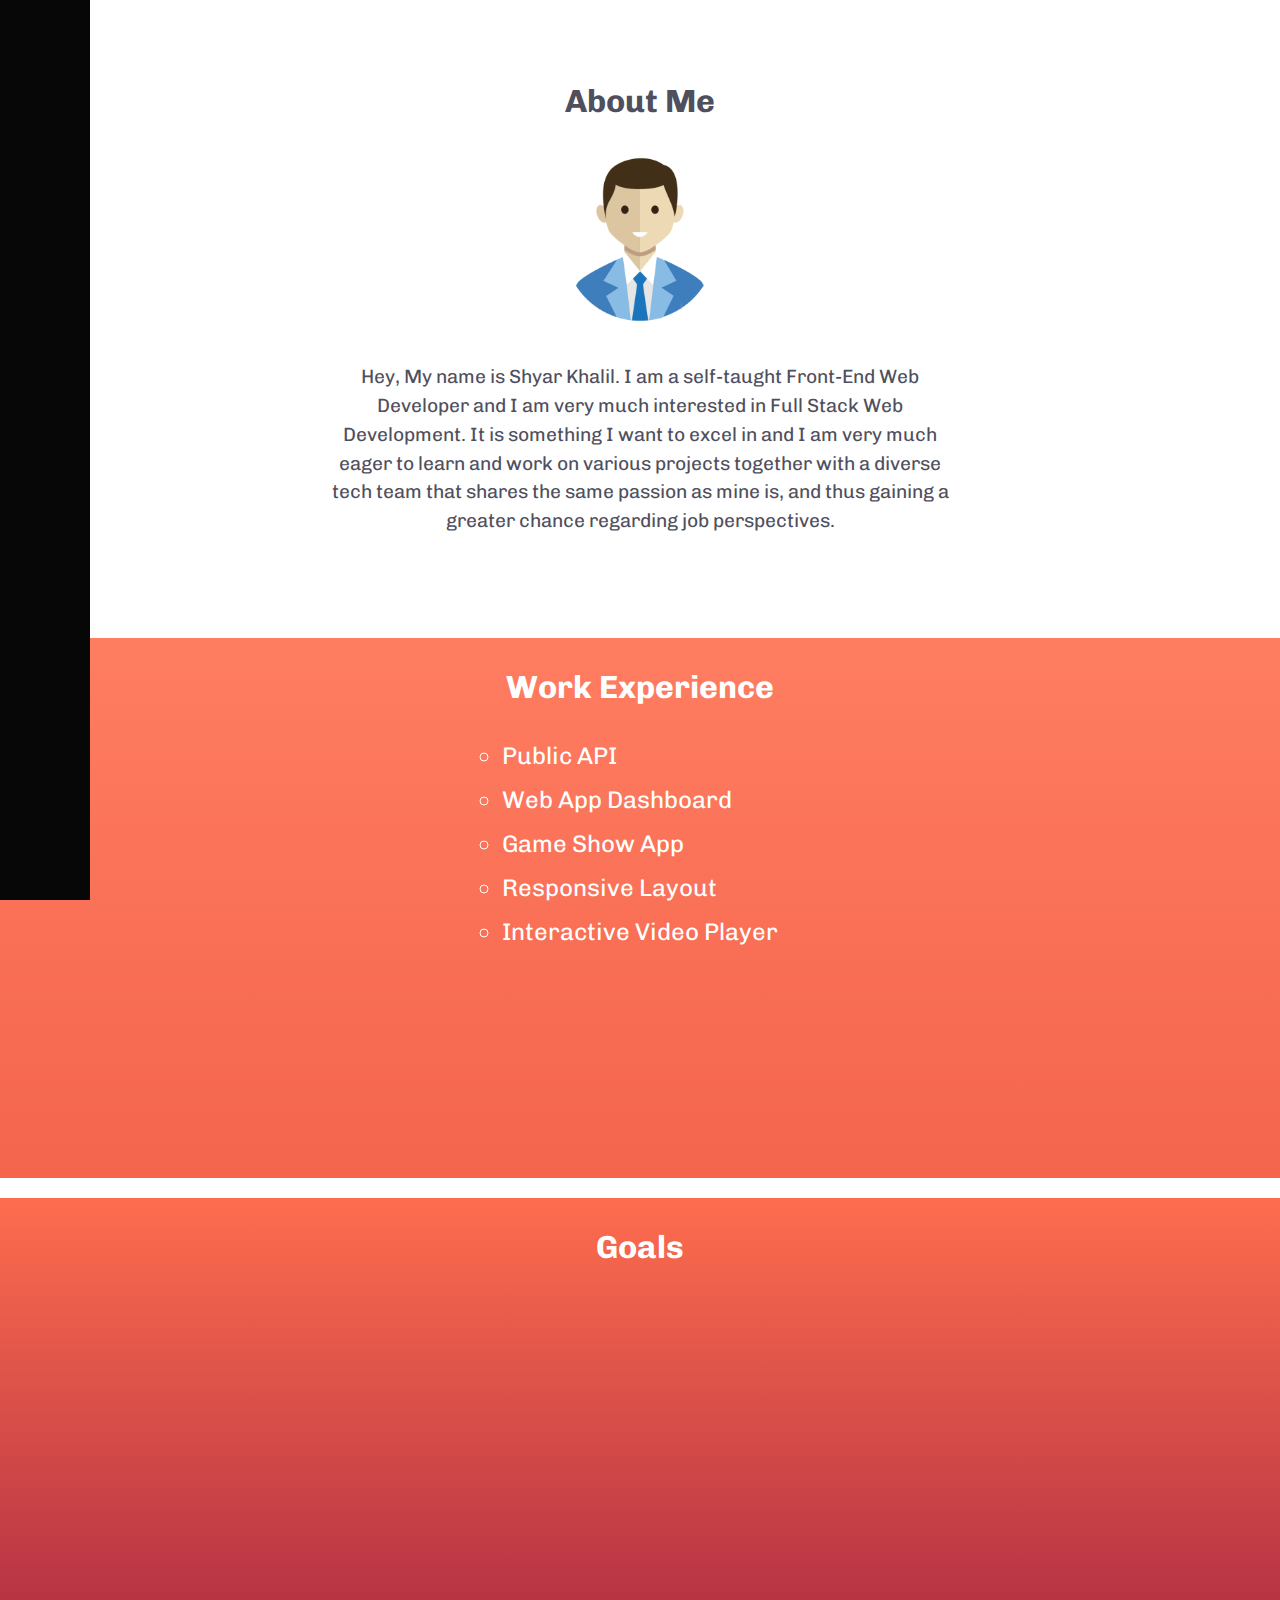
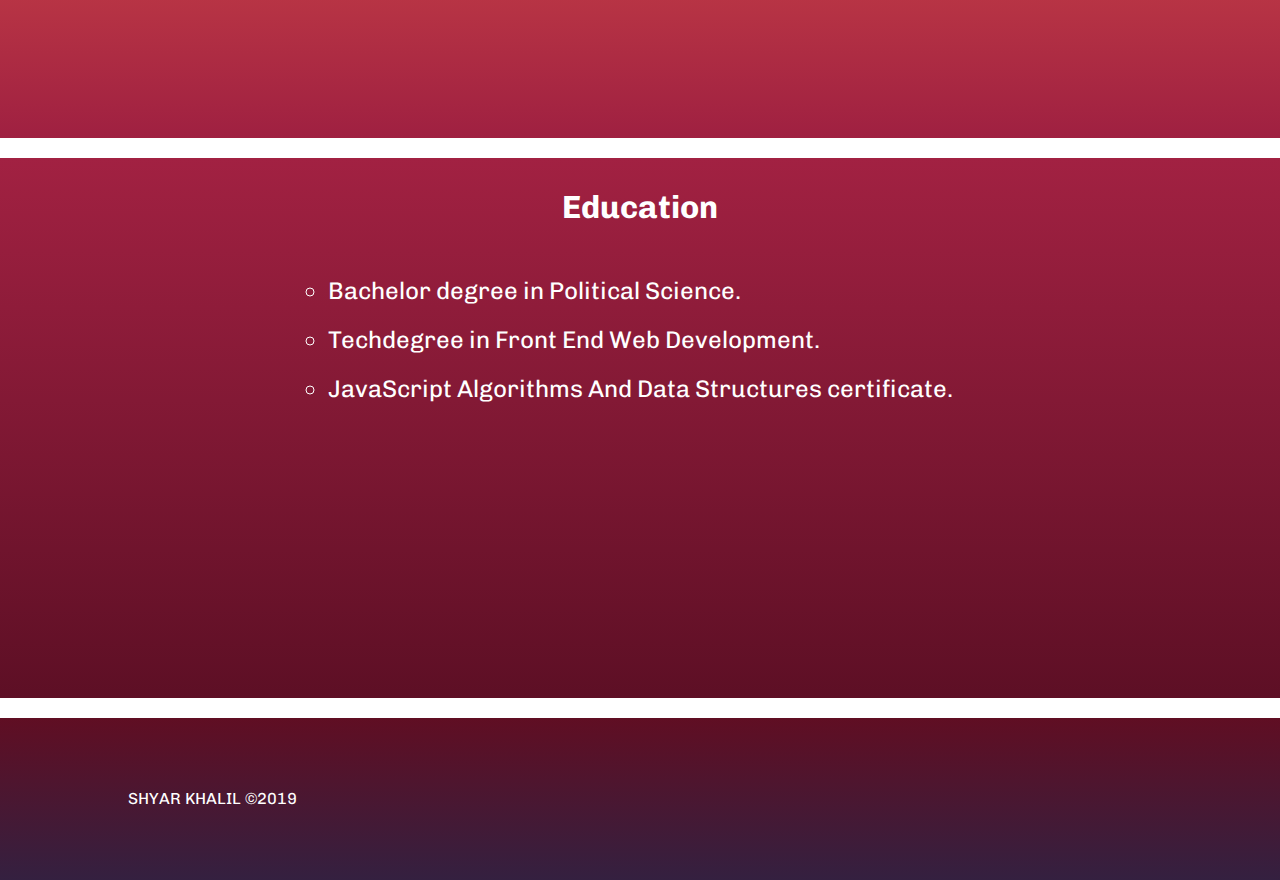
<file: week1/index.html>
<!DOCTYPE html>
<html lang="en">
    <head>
        <meta charset="UTF-8">
        <meta name="viewport" content="width=device-width, initial-scale=1.0">
        <meta http-equiv="X-UA-Compatible" content="ie=edge">
        <title>Shyar Khalil's Profile</title>
        <link rel="stylesheet" 
            href="https://use.fontawesome.com/releases/v5.8.1/css/all.css" 
            integrity="sha384-50oBUHEmvpQ+1lW4y57PTFmhCaXp0ML5d60M1M7uH2+nqUivzIebhndOJK28anvf" 
            crossorigin="anonymous"
        >
        <link rel="stylesheet" href="styles.css">
    </head>
    <body >
        <header>
            <nav>
                <ul class="navContainer">
                    <li><a href="#home"><i class="icon fa fa-home scale"></i></a></li>
                    <li><a href="#experience"><i class="fas fa-briefcase scale"></i></a></li>
                    <li><a href="#toGoal"><i class="fas fa-bullseye scale"></i></a></li>
                    <li><a href="#toEducation"><i class="fas fa-graduation-cap scale"></i></a></li>
                </ul>
            </nav>
        </header>
        <main>
            <section class="about" id="home">
                    <h1>About Me</h1>
                    <img src="img/responsive-layout-profile.png" alt="Developer's Image">
                    <p>Hey, My name is Shyar Khalil. I am a self-taught Front-End Web Developer
                        and I am very much interested in Full Stack Web Development. 
                        It is something I want to excel in and I am very much eager to 
                        learn and work on various projects together with a diverse tech 
                        team that shares the same passion as mine is, and thus gaining a 
                        greater chance regarding job perspectives.</p>
            </section>
            
            <section id="experience">
                <div class="paddingGap"></div>
                <div class="workExperience sectionsHeigh shadow">
                 <h1>Work Experience</h1>
                 <ul>
                    <li>Public API</li>
                    <li>Web App Dashboard</li>
                    <li>Game Show App</li>
                    <li>Responsive Layout</li>
                    <li>Interactive Video Player</li>
                 </ul>
                </div>
            </section>
            <section id="toGoal">
                <div class="paddingGap"></div>
                <div class="goals sectionsHeigh shadow">
                 <h1>Goals</h1>
                 <div class="goalsContainer">
                    <div>
                      <i class="fas fa-database fa-lg icon_gn"></i>
                      <i class="far fa-file-code fa-lg icon_gn"></i>
                      <i class="fab fa-css3-alt fa-lg icon_gn"></i>
                    </div>
                    <div>
                      <i class="fab fa-react fa-lg icon_gn"></i>
                      <i class="fab fa-node-js fa-lg icon_gn"></i>
                      <i class="fab fa-js-square fa-lg icon_gn"></i>
                    </div>
                 </div>
                </div>
            </section>
            <section id="toEducation">
                <div class="paddingGap"></div>
                <div class="education sectionsHeigh shadow">
                    <h1>Education</h1>
                    <ul>
                        <li>Bachelor degree in Political Science.</li>
                        <li>Techdegree in Front End Web Development.</li>
                        <li>JavaScript Algorithms And Data Structures certificate.</li>
                    </ul>
                </div>
            </section>
        </main>
        <footer>
            <div class="footer-main">
            <!--Copy Right -->
                <p class="footer-name item">SHYAR KHALIL<span class="copy-right"> &copy;2019</span></p>
                <!--Social Media Section -->
                <div class="icons-social item" id="contact">
                    <ul>
                        <li><a href="https://www.linkedin.com" target="_blank"><i class="fab fa-linkedin scale"></i></a></li>
                        <li><a href="https://github.com/" target="_blank"><i class="fab fa-github-square scale"></i></a></li>
                        <li><a href="https://www.facebook.com/" target="_blank"><i class="fab fa-facebook-square scale"></i></a></li>
                    </ul>
                </div>
            <!--End of social icons-->
            </div>
        </footer> 
    </body>
</html>
</file>
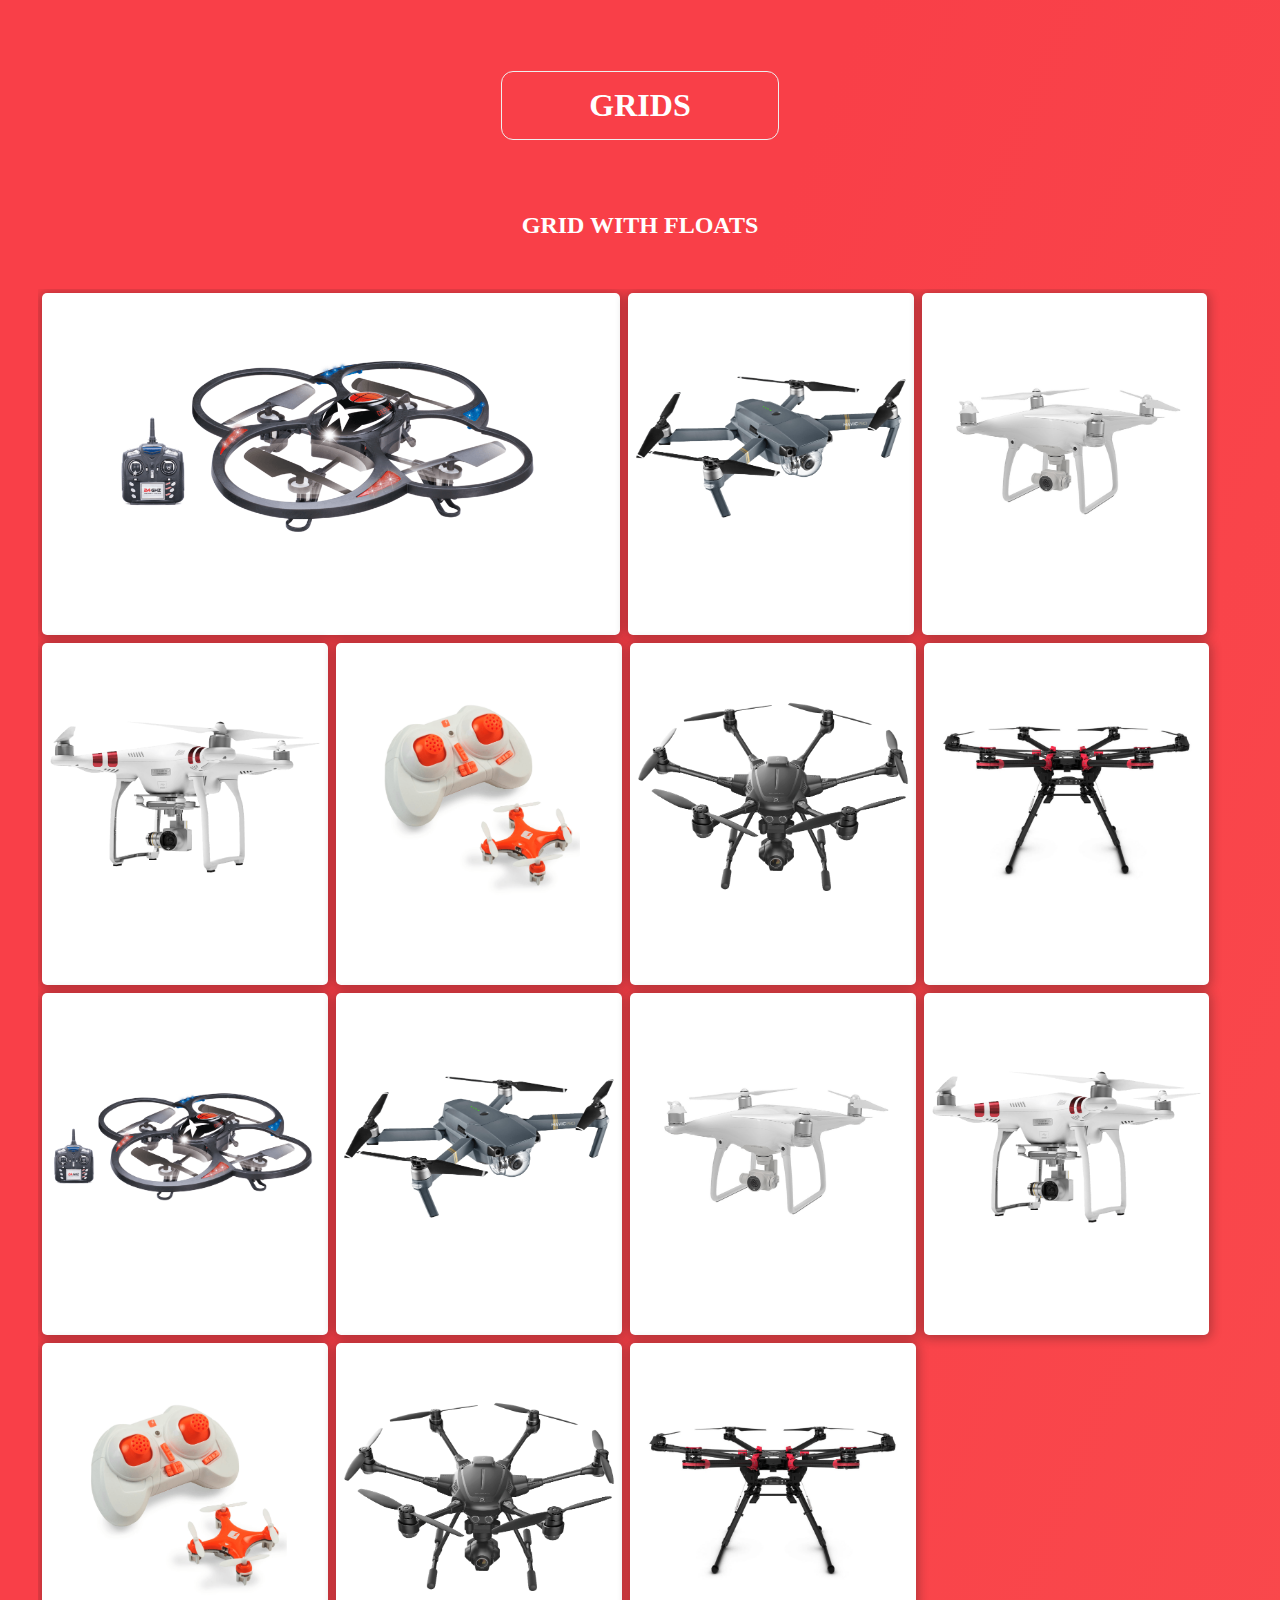
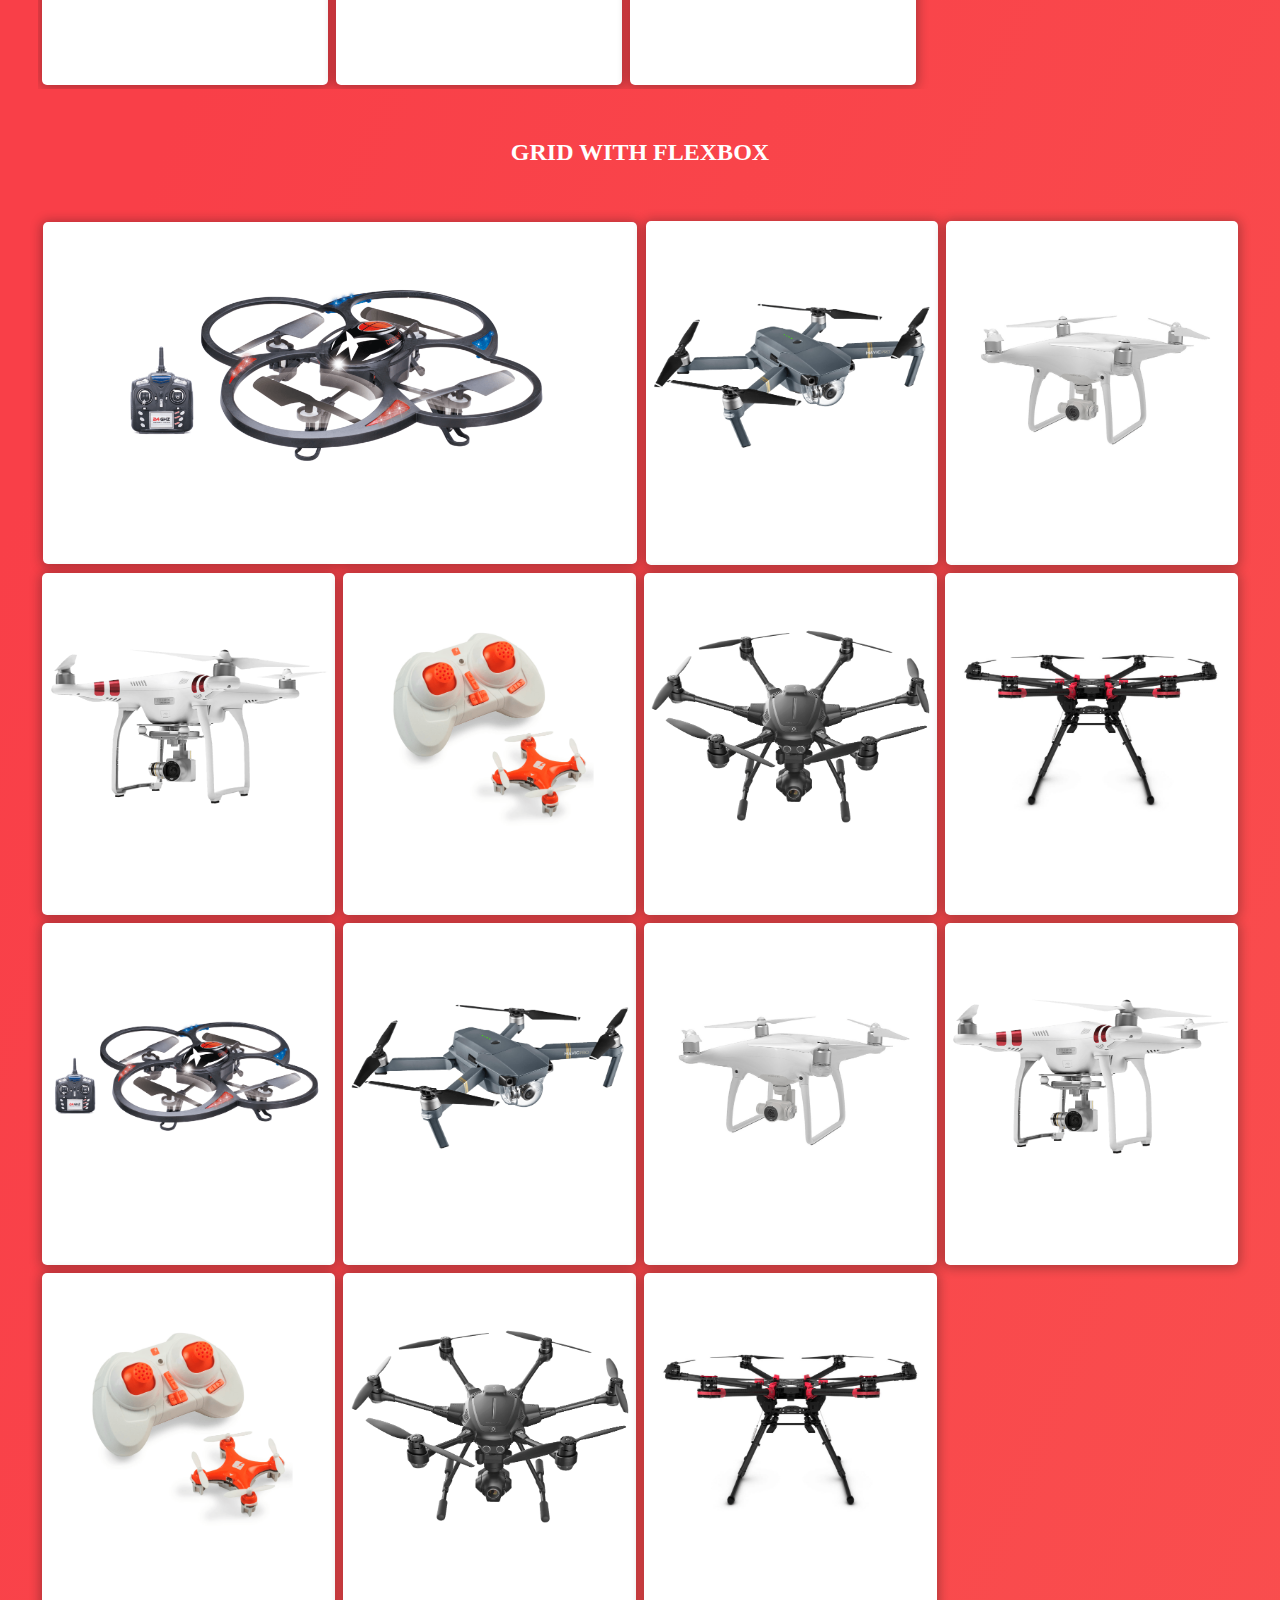
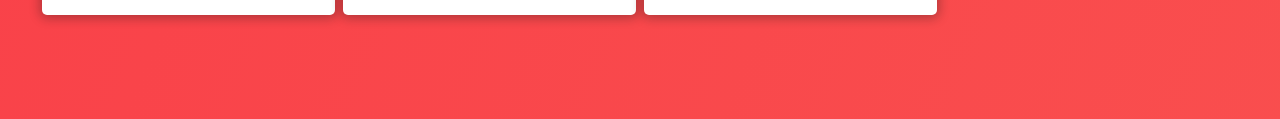
<file: week2/index.html>
<!doctype html>
<html>
    <head>
        <meta charset="utf-8">
        <meta name="viewport" content="width=device-width, initial-scale=1.0">
        <title>Grids</title>
        <link rel="stylesheet" href="css/normalize.css">
        <link rel="stylesheet" href="css/style.css">
    </head>
    <body>
        <header>
            <h1>Grids</h1>
        </header>
        <main>
            <section>
                <h2>Grid with floats</h2>
                <ul id="grid-floats">
                    <li class="grid-item">
                        <h3>6 Eksenli Drone + Kamera</h3>
                        <img src="images/drone1.png">
                        <p>Oyuncakçı Eddy’nin dronu yeni başlayanlar için, altı ekseni var. 2.4Ghz kumadasıyla hareket ederek 50 metre yüksekliğe kadar çıkabilir. Uçuş süresi ise 6 dakika.</p>
                    </li>
                    <li class="grid-item">
                        <h3>DJI Mavic Pro Fly More Combo</h3>
                        <img src="images/drone2.png">
                         <p dir="rtl">طائرة مافيك: مايميز هذه الطائرة هو صغر حجمها، وهي معيار جديد في مجال الطائرات من دون طيار. طائرة المافيك مفيدة كثيراً في الحالات التي لايكون الطيران فيها سهلاً، وذلك بفضل التقنيات العديدة المدمجة فيها.</p>
                    </li>
                    <li class="grid-item">
                        <h3>DJI Phantom 4</h3>
                        <img src="images/drone3.png">
                        <p>De DJI Phantom 4 is een intelligente drone die onder meer automatisch obstakels vermijdt en 4K-beelden opneemt. Uiteraard is dit niet het enige waar de Phantom 4 indruk mee maakt. Wat dacht je van ActiveTrack, een sportmodus en een nog langere vliegduur.</p>
                    </li>
                    <li class="grid-item">
                        <h3>DJI Phantom 3 Standard</h3>
                        <img src="images/drone4.png">
                        <p>Met een bereik van 500 meter, een Full HD-camera die met 30 fps opneemt en een f/2.8-lens maakt u met de DJI Phantom 3 standard de mooiste opnames vanuit de lucht.</p>
                    </li>
                    <li class="grid-item">
                        <h3>YUNEEC Breeze 4K</h3>
                        <img src="images/drone5.png">
                        <p>De Breeze 4K van Yuneec is makkelijk te besturen, veilig en snel in staat opnames te delen. De drone wordt bestuurd met je iOS- of Android-apparaat en produceert indrukwekkende 4K-beelden.</p>
                    </li>
                    <li class="grid-item">
                        <h3>SKEYE Nano Drone</h3>
                        <img src="images/drone6.png">
                        <p>Met de Nano Drone kan iedereen het gevoel van vliegen met een drone ervaren. De zeer kleine drone van slechts vier centimeter breed is na uitpakken direct klaar om te vliegen.</p>
                    </li>
                    <li class="grid-item">
                        <h3>DJI Spreading Wings S900</h3>
                        <img src="images/drone7.png">
                        <p>Met prachtige luchtfoto's en -video's maak je indruk. De DJI Spreading Wings S900 is een lichtgewicht drone die met zijn draaggewicht van maximaal 8,2 kilogram voorziet in het maken van dergelijke beelden.</p>
                    </li>
                    <li class="grid-item">
                        <h3>Drone 6-AXIS + camera</h3>
                        <img src="images/drone1.png">
                        <p>De Eddy Toys Drone is een instap drone met 6 assen en laat zich besturen door de meegeleverde 2.4Ghz controller met een bereik tot 50m hoogte.Vliegduur is 6 minuten.</p>
                    </li>
                    <li class="grid-item">
                        <h3>DJI Mavic Pro Fly More Combo</h3>
                        <img src="images/drone2.png">
                        <p>Met de Mavic, die direct opvalt vanwege zijn kleine afmeting, zet DJI een nieuwe standaard op het gebied van drones. De Mavic is zeer behulpzaam tijdens de niet altijd even makkelijke vluchten, vooral dankzij de vele ingebouwde technieken.</p>
                    </li>
                    <li class="grid-item">
                        <h3>DJI Phantom 4</h3>
                        <img src="images/drone3.png">
                        <p>De DJI Phantom 4 is een intelligente drone die onder meer automatisch obstakels vermijdt en 4K-beelden opneemt. Uiteraard is dit niet het enige waar de Phantom 4 indruk mee maakt. Wat dacht je van ActiveTrack, een sportmodus en een nog langere vliegduur.</p>
                    </li>
                    <li class="grid-item">
                        <h3>DJI Phantom 3 Standard</h3>
                        <img src="images/drone4.png">
                        <p>Met een bereik van 500 meter, een Full HD-camera die met 30 fps opneemt en een f/2.8-lens maakt u met de DJI Phantom 3 standard de mooiste opnames vanuit de lucht.</p>
                    </li>
                    <li class="grid-item">
                        <h3>YUNEEC Breeze 4K</h3>
                        <img src="images/drone5.png">
                        <p>De Breeze 4K van Yuneec is makkelijk te besturen, veilig en snel in staat opnames te delen. De drone wordt bestuurd met je iOS- of Android-apparaat en produceert indrukwekkende 4K-beelden.</p>
                    </li>
                    <li class="grid-item">
                        <h3>SKEYE Nano Drone</h3>
                        <img src="images/drone6.png">
                        <p>Met de Nano Drone kan iedereen het gevoel van vliegen met een drone ervaren. De zeer kleine drone van slechts vier centimeter breed is na uitpakken direct klaar om te vliegen.</p>
                    </li>
                    <li class="grid-item">
                        <h3>DJI Spreading Wings S900</h3>
                        <img src="images/drone7.png">
                        <p>Met prachtige luchtfoto's en -video's maak je indruk. De DJI Spreading Wings S900 is een lichtgewicht drone die met zijn draaggewicht van maximaal 8,2 kilogram voorziet in het maken van dergelijke beelden.</p>
                    </li>
                </ul>
                
            </section>
            <section>
                <h2>Grid with flexbox</h2>
                <ul id="grid-flex">
                    <li class="grid-item">
                        <h3>Drone 6-AXIS + camera</h3>
                        <img src="images/drone1.png">
                        <p>Oyuncakçı Eddy’nin dronu yeni başlayanlar için, altı ekseni var. 2.4Ghz kumadasıyla hareket ederek 50 metre yüksekliğe kadar çıkabilir. Uçuş süresi ise 6 dakika.</p>
                    </li>
                    <li class="grid-item">
                        <h3>DJI Mavic Pro Fly More Combo</h3>
                        <img src="images/drone2.png">
                         <p dir="rtl">طائرة مافيك: مايميز هذه الطائرة هو صغر حجمها، وهي معيار جديد في مجال الطائرات من دون طيار. طائرة المافيك مفيدة كثيراً في الحالات التي لايكون الطيران فيها سهلاً، وذلك بفضل التقنيات العديدة المدمجة فيها.</p>
                    </li>
                    <li class="grid-item">
                        <h3>DJI Phantom 4</h3>
                        <img src="images/drone3.png">
                        <p>De DJI Phantom 4 is een intelligente drone die onder meer automatisch obstakels vermijdt en 4K-beelden opneemt. Uiteraard is dit niet het enige waar de Phantom 4 indruk mee maakt. Wat dacht je van ActiveTrack, een sportmodus en een nog langere vliegduur.</p>
                    </li>
                    <li class="grid-item">
                        <h3>DJI Phantom 3 Standard</h3>
                        <img src="images/drone4.png">
                        <p>Met een bereik van 500 meter, een Full HD-camera die met 30 fps opneemt en een f/2.8-lens maakt u met de DJI Phantom 3 standard de mooiste opnames vanuit de lucht.</p>
                    </li>
                    <li class="grid-item">
                        <h3>YUNEEC Breeze 4K</h3>
                        <img src="images/drone5.png">
                        <p>De Breeze 4K van Yuneec is makkelijk te besturen, veilig en snel in staat opnames te delen. De drone wordt bestuurd met je iOS- of Android-apparaat en produceert indrukwekkende 4K-beelden.</p>
                    </li>
                    <li class="grid-item">
                        <h3>SKEYE Nano Drone</h3>
                        <img src="images/drone6.png">
                        <p>Met de Nano Drone kan iedereen het gevoel van vliegen met een drone ervaren. De zeer kleine drone van slechts vier centimeter breed is na uitpakken direct klaar om te vliegen.</p>
                    </li>
                    <li class="grid-item">
                        <h3>DJI Spreading Wings S900</h3>
                        <img src="images/drone7.png">
                        <p>Met prachtige luchtfoto's en -video's maak je indruk. De DJI Spreading Wings S900 is een lichtgewicht drone die met zijn draaggewicht van maximaal 8,2 kilogram voorziet in het maken van dergelijke beelden.</p>
                    </li>
                    <li class="grid-item">
                        <h3>Drone 6-AXIS + camera</h3>
                        <img src="images/drone1.png">
                        <p>De Eddy Toys Drone is een instap drone met 6 assen en laat zich besturen door de meegeleverde 2.4Ghz controller met een bereik tot 50m hoogte.Vliegduur is 6 minuten.</p>
                    </li>
                    <li class="grid-item">
                        <h3>DJI Mavic Pro Fly More Combo</h3>
                        <img src="images/drone2.png">
                        <p>Met de Mavic, die direct opvalt vanwege zijn kleine afmeting, zet DJI een nieuwe standaard op het gebied van drones. De Mavic is zeer behulpzaam tijdens de niet altijd even makkelijke vluchten, vooral dankzij de vele ingebouwde technieken.</p>
                    </li>
                    <li class="grid-item">
                        <h3>DJI Phantom 4</h3>
                        <img src="images/drone3.png">
                        <p>De DJI Phantom 4 is een intelligente drone die onder meer automatisch obstakels vermijdt en 4K-beelden opneemt. Uiteraard is dit niet het enige waar de Phantom 4 indruk mee maakt. Wat dacht je van ActiveTrack, een sportmodus en een nog langere vliegduur.</p>
                    </li>
                    <li class="grid-item">
                        <h3>DJI Phantom 3 Standard</h3>
                        <img src="images/drone4.png">
                        <p>Met een bereik van 500 meter, een Full HD-camera die met 30 fps opneemt en een f/2.8-lens maakt u met de DJI Phantom 3 standard de mooiste opnames vanuit de lucht.</p>
                    </li>
                    <li class="grid-item">
                        <h3>YUNEEC Breeze 4K</h3>
                        <img src="images/drone5.png">
                        <p>De Breeze 4K van Yuneec is makkelijk te besturen, veilig en snel in staat opnames te delen. De drone wordt bestuurd met je iOS- of Android-apparaat en produceert indrukwekkende 4K-beelden.</p>
                    </li>
                    <li class="grid-item">
                        <h3>SKEYE Nano Drone</h3>
                        <img src="images/drone6.png">
                        <p>Met de Nano Drone kan iedereen het gevoel van vliegen met een drone ervaren. De zeer kleine drone van slechts vier centimeter breed is na uitpakken direct klaar om te vliegen.</p>
                    </li>
                    <li class="grid-item">
                        <h3>DJI Spreading Wings S900</h3>
                        <img src="images/drone7.png">
                        <p>Met prachtige luchtfoto's en -video's maak je indruk. De DJI Spreading Wings S900 is een lichtgewicht drone die met zijn draaggewicht van maximaal 8,2 kilogram voorziet in het maken van dergelijke beelden.</p>
                    </li>
                </ul>
            </section>
        </main>
    </body>
</html>
</file>
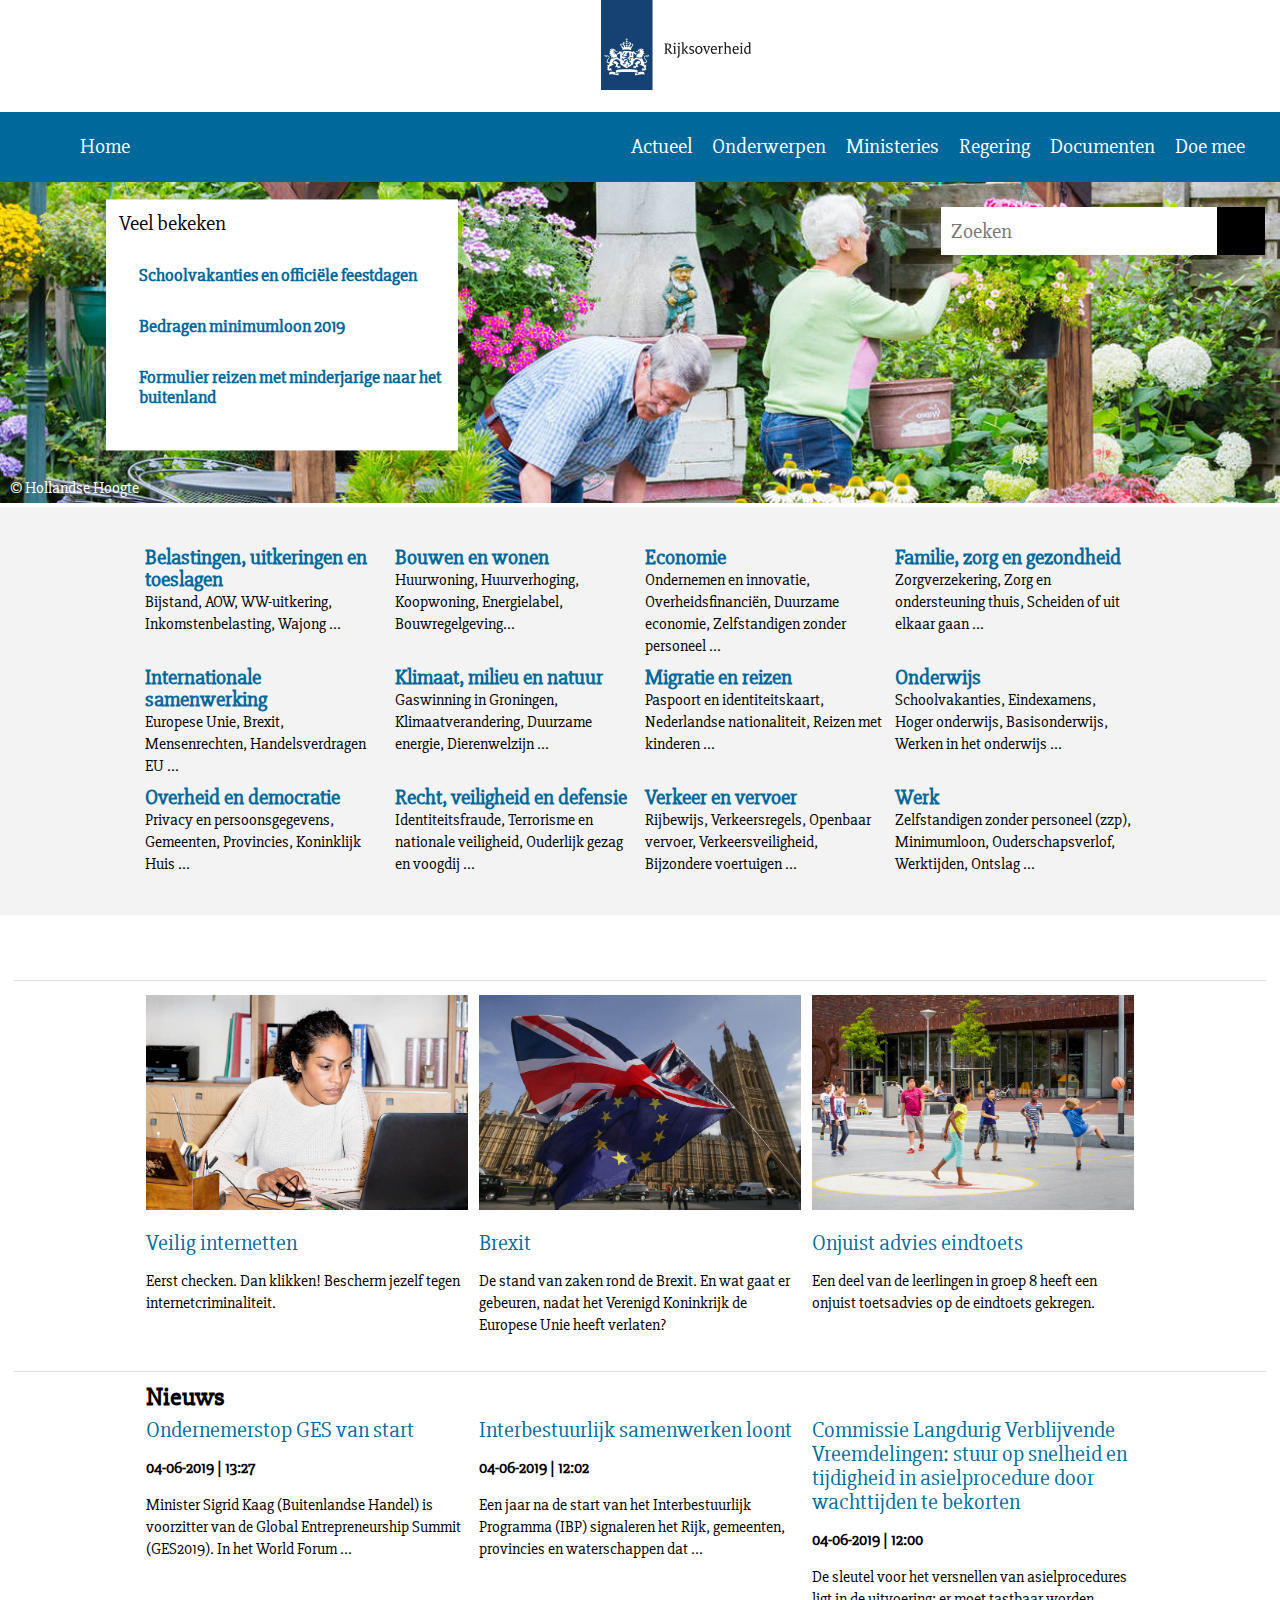
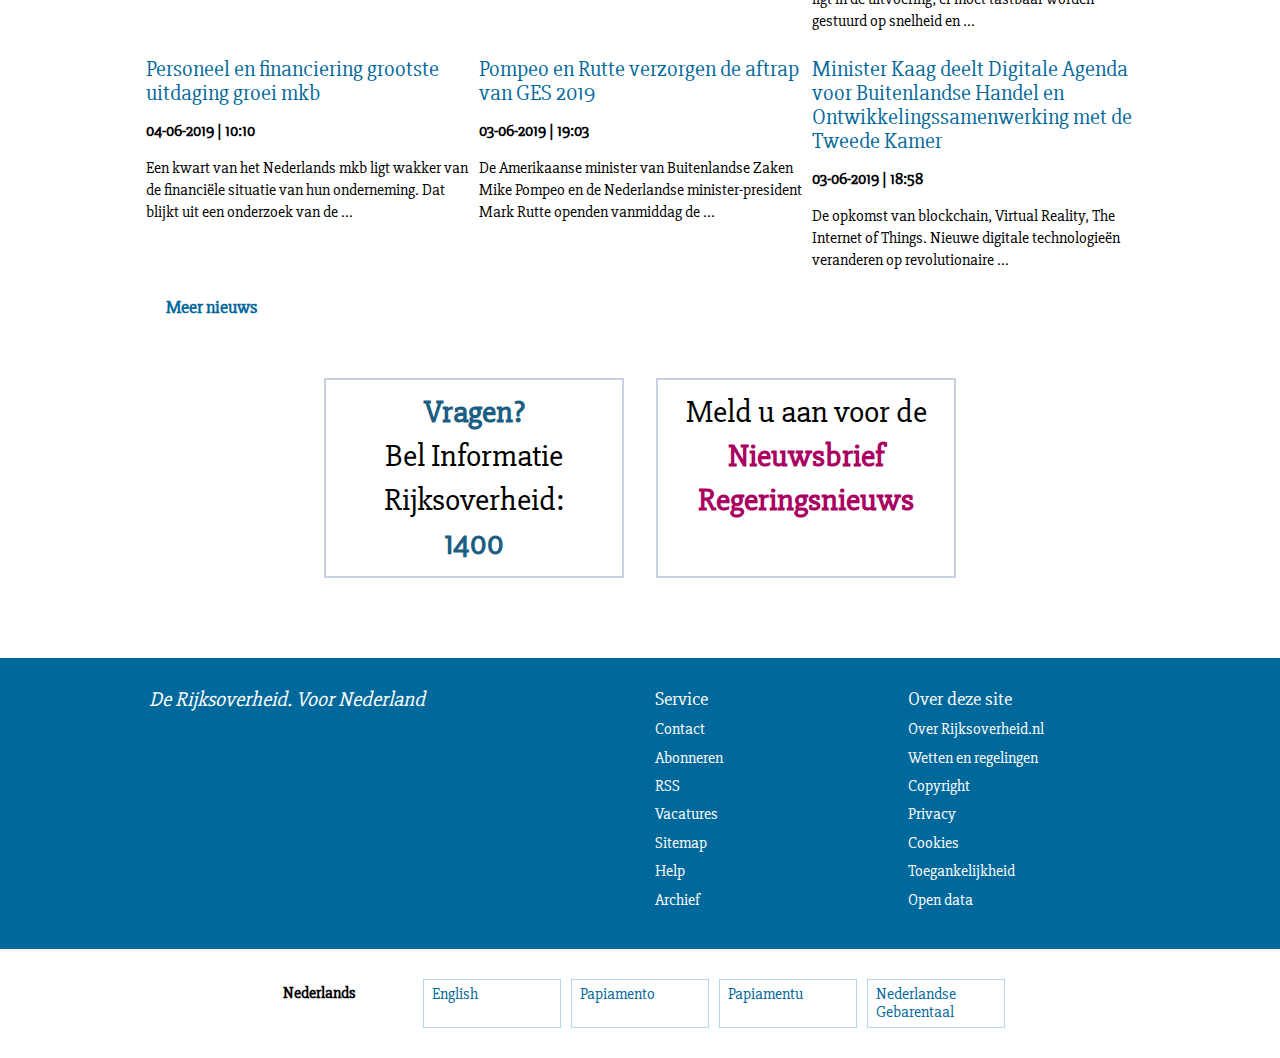
<file: week3/index.html>
<!DOCTYPE html>
<html lang="nl">
<head>
    <meta charset="UTF-8">
    <meta name="viewport" content="width=device-width, initial-scale=1.0">
    <meta http-equiv="X-UA-Compatible" content="ie=edge">
    <title>Informatie van de Rijksoverheid | Rijksoverheid.nl</title>
    <link rel="stylesheet" href="https://use.fontawesome.com/releases/v5.0.13/css/all.css" 
          integrity="sha384-DNOHZ68U8hZfKXOrtjWvjxusGo9WQnrNx2sqG0tfsghAvtVlRW3tvkXWZh58N9jp" 
          crossorigin="anonymous">
    <link rel="stylesheet" href="CSS/normalize.css">
    <link rel="stylesheet" href="CSS/style.css">
</head>
<body>
    <header>
        <div class="logo">
            <img src="images/rijksoverheid.svg" alt="Rijksoverheid">
        </div>
        <div id="main-nav">
            <div class="menu">
                <a>Home</a>
                <div id="menu-hamburger">
                    <span class="line line-one"></span>
                    <span class="line line-two"></span>
                    <span class="line line-three"></span>
                </div>
            </div>
            <ul id="top-menu">
                <li>Actueel</li>
                <li>Onderwerpen</li>
                <li>Ministeries</li>
                <li>Regering</li>
                <li>Documenten</li>
                <li>Doe mee</li>
            </ul>
            <div class="search-wrapper">
                <input type="text" 
                id="search-keyword" 
                class="search-input" 
                name="trefwoord" 
                title="Type hier uw zoektermen" 
                placeholder="Zoeken">
                <button id="clear" 
                        type="button" 
                        class="absolute-position"
                        title="invoer wissen">
                        <i class="fas fa-times absolute-position"></i>
                </button>
                <button class="search-submit absolute-position" 
                        name="search-submit" 
                        type="submit" 
                        title="Zoeken">
                        <i class="fas fa-search"></i>
                </button>
            </div>
        </div>
        <div class="image-wrapper">
            <div class="task-wrapper absolute-position">
                    <h2>Veel bekeken</h2>
                    <ul>
                        <li><i class="fas fa-chevron-right"></i>Schoolvakanties en officiële feestdagen</li>
                        <li><i class="fas fa-chevron-right"></i>Bedragen minimumloon 2019</li>
                        <li><i class="fas fa-chevron-right"></i>Formulier reizen met minderjarige naar het buitenland</li>
                    </ul>
                </div>
            <p class="copyright absolute-position">&copy; Hollandse Hoogte</p>
            <div class="image-container">
                <picture>
                    <source srcset="images/schoolvakanties-hero.jpg" media="(max-width: 799px)">
                    <source srcset="images/met-pensioen-gaan-hero.jpg" media="(min-width: 800px)">
                    <img src="images/schoolvakanties-hero.jpg" alt="School vakanties">
                </picture>
            </div>
        </div>
    </header>
  <!-- Main Section -->
    <main>
        <section class="main-menu">
            <h2 class="assistive">Hoofdmenu</h2>
            <ul>
                <li>
                    <h3>Belastingen, uitkeringen en toeslagen</h3>
                    <p>Bijstand, AOW, WW-uitkering, Inkomstenbelasting, Wajong ...</p>
                </li>
                <li>
                    <h3>Bouwen en wonen</h3>
                    <p>Huurwoning, Huurverhoging, Koopwoning, Energielabel, Bouwregelgeving...</p>
                </li>
                <li>
                    <h3>Economie</h3>
                    <p>Ondernemen en innovatie, Overheidsfinanciën, Duurzame economie, Zelfstandigen zonder personeel ...</p>
                </li>
                <li>
                    <h3>Familie, zorg en gezondheid</h3>
                    <p>Zorgverzekering, Zorg en ondersteuning thuis, Scheiden of uit elkaar gaan ...</p>
                </li>
                <li>
                    <h3>Internationale samenwerking</h3>
                    <p>Europese Unie, Brexit, Mensenrechten, Handelsverdragen EU ...</p>
                </li>
                <li>
                    <h3>Klimaat, milieu en natuur</h3>
                    <p>Gaswinning in Groningen, Klimaatverandering, Duurzame energie, Dierenwelzijn ...</p>
                </li>
                <li >
                    <h3>Migratie en reizen</h3>
                    <p>Paspoort en identiteitskaart, Nederlandse nationaliteit, Reizen met kinderen ...</p>
                </li>
                <li>
                    <h3>Onderwijs</h3>
                    <p>Schoolvakanties, Eindexamens, Hoger onderwijs, Basisonderwijs, Werken in het onderwijs ...</p>
                </li>
                <li>
                    <h3>Overheid en democratie</h3>
                    <p>Privacy en persoonsgegevens, Gemeenten, Provincies, Koninklijk Huis ...</p>
                </li>
                <li>
                    <h3>Recht, veiligheid en defensie</h3>
                    <p>Identiteitsfraude, Terrorisme en nationale veiligheid, Ouderlijk gezag en voogdij ...</p>
                </li>
                <li>
                    <h3>Verkeer en vervoer</h3>
                    <p>Rijbewijs, Verkeersregels, Openbaar vervoer, Verkeersveiligheid, Bijzondere voertuigen ...</p>
                </li>
                <li >
                    <h3>Werk</h3>
                    <p>Zelfstandigen zonder personeel (zzp), Minimumloon, Ouderschapsverlof, Werktijden, Ontslag ...</p>
                </li>
            </ul>
        </section>
<!-- Uitgelicht section -->
        <section class="brick-row">
            <h2 class="assistive">Uitgelicht</h2>
            <div class="brick">
                <div class="brick-image">
                    <img src="images/veilig-internetten-uitgelicht-1.jpg" alt="">
                </div>
                <div class="brick-text">
                    <h3>Veilig internetten</h3>
                    <p>Eerst checken. Dan klikken! Bescherm jezelf tegen internetcriminaliteit.</p>
                </div>
            </div>
            <div class="brick">
                <div class="brick-image">
                    <img src="images/brexit-uitgelicht.jpg" alt="">
                </div>
                <div class="brick-text">
                    <h3>Brexit&nbsp;</h3>
                    <p>De stand van zaken rond de Brexit.
                        En wat gaat er gebeuren, nadat het Verenigd Koninkrijk 
                        de Europese Unie heeft verlaten?
                    </p>
                </div>
            </div>
            <div class="brick">
                <div class="brick-image">
                    <img src="images/eindtoets-basisschool.jpg" alt="">
                </div>
                <div class="brick-text">
                    <h3>Onjuist advies eindtoets</h3>
                    <p>Een deel van de leerlingen in groep 
                        8 heeft een onjuist toetsadvies op de eindtoets gekregen.
                    </p>
                </div>
            </div>
        </section>
        <section class="brick-row neiuws">
            <h2>Nieuws</h2>
            <div class="brick">
                <h3>Ondernemerstop GES van start</h3>
                <div class="brick-text">
                    <p><span>04-06-2019 | 13:27</span></p>
                    <p>Minister Sigrid Kaag (Buitenlandse Handel) is voorzitter 
                        van de Global Entrepreneurship Summit (GES2019). 
                        In het World Forum ...
                    </p>
                </div>
            </div>
            <div class="brick">
                <h3>Interbestuurlijk samenwerken loont</h3>
                <div class="brick-text">
                    <p><span>04-06-2019 | 12:02</span></p>
                    <p>Een jaar na de start van het Interbestuurlijk Programma (IBP) signaleren het Rijk, gemeenten, provincies en waterschappen dat ...</p>
                </div>
            </div>
            <div class="brick">
                <h3>Commissie Langdurig Verblijvende Vreemdelingen: 
                    stuur op snelheid en tijdigheid in asielprocedure 
                    door wachttijden te bekorten
                </h3>
                <div class="brick-text">
                    <p><span>04-06-2019 | 12:00</span></p>
                    <p>De sleutel voor het versnellen van asielprocedures 
                        ligt in de uitvoering; er moet tastbaar worden 
                        gestuurd op snelheid en ...
                    </p>
                </div>
            </div>
            <div class="brick">
                <h3>Personeel en financiering grootste uitdaging groei mkb</h3>
                <div class="brick-text">
                    <p><span>04-06-2019 | 10:10</span></p>
                    <p>Een kwart van het Nederlands mkb ligt wakker van de 
                        financiële situatie van hun onderneming. Dat blijkt 
                        uit een onderzoek van de ...
                    </p>
                </div>
            </div>
            <div class="brick">
                <h3>Pompeo en Rutte verzorgen de aftrap van GES 2019</h3>
                <div class="brick-text">
                    <p><span>03-06-2019 | 19:03</span></p>
                    <p>De Amerikaanse minister van Buitenlandse Zaken Mike Pompeo en 
                        de Nederlandse minister-president Mark Rutte openden vanmiddag de ...
                    </p>
                </div>
            </div>
            <div class="brick">
                <h3>Minister Kaag deelt Digitale Agenda voor Buitenlandse 
                    Handel en Ontwikkelingssamenwerking met de Tweede Kamer
                </h3>
                <div class="brick-text">
                    <p><span>03-06-2019 | 18:58</span></p>
                    <p>De opkomst van blockchain, Virtual Reality, The Internet of Things. Nieuwe digitale technologieën veranderen op revolutionaire ...</p>
                </div>
            </div>
            <a class="more"><i class="fas fa-chevron-right"></i>Meer nieuws</a>
        </section>
       <aside>
            <div class="banner">
                <p>Vragen? <br><span>Bel Informatie<br> Rijksoverheid:</span><br>1400</p>
            </div>
            <div class="banner">
                <p>Meld u aan voor de<br> <span>Nieuwsbrief<br> Regeringsnieuws</span></p>
            </div>
       </aside>
    </main>
    <footer>
        <div class="footer-wrapper">
            <div class="payoff">
                <span>De Rijksoverheid. Voor Nederland</span>
            </div>
            <div class="column">
                <h2>Service</h2>
                <ul>
                    <li>Contact</li>
                    <li>Abonneren</li>
                    <li>RSS</li>
                    <li>Vacatures</li>
                    <li>Sitemap</li>
                    <li>Help</li>
                    <li>Archief</li>
                </ul>
            </div>
            <div class="column">
                <h2>Over deze site</h2>
                <ul>
                    <li>Over Rijksoverheid.nl</li>
                    <li>Wetten en regelingen</li>
                    <li>Copyright</li>
                    <li>Privacy</li>
                    <li>Cookies</li>
                    <li>Toegankelijkheid</li>
                    <li>Open data</li>
                </ul>
            </div>   
        </div>
        <div class="language-wrapper">
            <ul>
                <li>Nederlands</li>
                <li>English</li>
                <li>Papiamento</li>
                <li>Papiamentu</li>
                <li>Nederlandse Gebarentaal</li>
            </ul>
        </div>
    </footer>
    <script  src="app.js"></script>
</body>
</html>
</file>
<file: week1/styles.css>
/* Global style */
/* The width and height properties (and min/max properties) includes content, padding and border */

@import url('https://fonts.googleapis.com/css?family=Chivo&display=swap');

* {
    box-sizing: border-box;
    margin: 0;
    padding: 0;
    font-family: 'Chivo', sans-serif;
  }
  
  html {
    scroll-behavior: smooth;
  } 

  /* Remove the default link color and underline of the html hyperlink  */
  
  a {
    text-decoration: none;
    color: #fff; 
  }
  
  /* Set the value of list-style property to none to remove bullets */
  
  li {
    list-style: none;
  }

 .shadow {
    box-shadow: 0px 0px 8px 0px rgba(21, 17, 17, 0.71);
    border-radius: 2%;
  }

  .sectionsHeigh {
    min-height: 60vh;
  }
 
  /* Body Style */

  nav {
    background: rgba(0, 116, 255, 0.68);
    min-height: 12%;
    font-size: 1rem;
    position:  fixed;
    top: 0;
    z-index: 1000;
    width: 100%;
    display: flex;
    align-items: center;
    box-shadow: 0px 0px 8px 0px rgba(21, 17, 17, 0.71);
  }


  .navContainer {
    display: flex;
    justify-content: space-evenly;
    width: 100%;
  }
 
 
  .navContainer li a {
    font-size: 2em;
  }

 main {
  width: 90%;
  margin: 0 auto;
 }

  section {
      color: #fff;
      text-align: center;  
  }



section p {
  color: #504f5d;
  line-height: 1.5;
  padding: 4%;
}

 img {
  width: 35%;
  height: 35%;
 }




 /* About style */
  .about {
    padding: 100px 0 0;
  }
 
  .about h1 {
    color: #504f5d;
  }

  .paddingGap {
    padding-top: 24%;
  }
 
 /* Work Experience style */


.workExperience {
  background-image: linear-gradient(#56aaffc7, #0a539dc7);
 }
 
 section h1 {
   padding: 30px 0;
 }
 .workExperience ul {
   margin-top: 10%;
 }
 .workExperience ul li {
   padding-bottom: 10px;
 }


 /* Goals Section style */

.goals {
  background-image: linear-gradient(#0c5eb2c7, #351111);
}

.goals .goalsContainer {
  display: flex;
  flex-direction: column;
  align-items: center;
  margin-top: 17px;
}

.goals i{
  font-size: 2.6em;
  margin: 29px;
}

/* Education Style */

#toEducation {
  margin-bottom: 20px;
}

.education {
  background-color: #37232e;
}

.education ul {
  margin: 30px 0 0 40px;
}
.education ul li {
  margin-top: 5px;
  text-align: left;
  list-style: circle;
}
/* Footer Style */


footer {
  height: 18vh;
  display: flex;
  justify-content: center;
  align-items: center;
  background-color: #37232e;
  color: #fff;
}



.footer-main {
  width:80%;
  display: flex;
  justify-content: space-between;
  align-items: center;
}



.icons-social ul li a{
  color: #d1eeff;
  font-size: 1.5rem;
  cursor: pointer;
  transition: color .3s;
}


.icons-social ul li a:hover {
  color: #fff;
}






/* Mediam queries for greater screen */


@media (min-width: 768px) {
   
  main{
    width: 100%;
  }

  .shadow {
    box-shadow: none;
  }


  img {
    width: 14%;
  }


  .paddingGap {
    padding: 0;
    margin: 20px 0;
  }
 

/* Style navigation */

  nav {
    background: #070707;
    height: 100vh;
    width: 7%;
    box-shadow: none;
    text-align: center;
    align-items: unset;
  }


  .navContainer {
    flex-direction: column;
    height: 50vh;
  }

  

  .scale {
    transition: transform ease .3s, color ease .3s;
  }
  

  .scale:hover {
    color: #dbe99d;
    transform: scale(1.2);
  }
  
  /* Home Style */

  .about {
    padding: 52px 0;
}
  #home p {
    font-size: 1.20rem;
    width: 50%;
    padding: 0;
    margin: 30px auto;
  }
  


/* Experience style  */

  #experience {
    background-image:  linear-gradient(#ff7d61, #f4654d);
    margin-bottom: 14px;
  }

.workExperience, .goals{
  background-image: none;
}

.workExperience ul, .education ul {
  margin-top: 0;
  display: inline-block;
  margin: 0 auto;
}
.workExperience ul li, .education ul li{
  font-size: 1.50em;
  margin-top: 5px;
  text-align: left;
  list-style: circle;
}



/* Goals Style */
#toGoal {
  background-image:  linear-gradient(#fe6d4e, #9f2041);
}

.goals i{
  margin: 50px;
}

/* Education Style */
.education {
  background-color: transparent;
}

.education ul li {
  margin: 20px;
}

#toEducation {
  background-image: linear-gradient(#a22142, #5d0f25);
}

 

footer {
   background-image: linear-gradient(#600e23, #342040);
}



}
</file>
<file: week2/css/style.css>
/* Base Style */

* {
    box-sizing: border-box;
    margin: 0;
    padding: 0;
    text-align: center;
    color: #fff;
}

body {
    background-image: linear-gradient(111.95deg,
     rgba(249, 63, 72,1) 5.5%,
     rgba(250, 183, 121,1) 96.6%);
    padding: 50px 0 100px 0;
    background-size: 600% 600%;
    animation: animated-background 7s ease infinite;
}

main {
    width: 94%;
    margin: 0 auto;
}

img {
    max-width: 95%;
    max-height: 95%;
}

li {
    list-style: none;
    position: relative;
    overflow: hidden;
}

section::before {
    content: " ";
    display: table;
    clear: both;
}

h2 {
    margin: 50px 0;
}

h1, h2, h3 {
    text-transform: uppercase;
}

h3 {
    padding: 5px;
    background-image: linear-gradient(#080808b8, #16011bb3);
    width: 100%;
}

/* Header Style */
header {
    display: flex;
    justify-content: center;
}

h1 {
    display: block;
    width: 278px;
    border: 1px solid #eee;
    padding: 15px;
    border-radius: 12px;
}
/* Grid with floats Style */

h3,  p {
    font-size: .96em;
    position: absolute;
    transform: translateY(-450px);
    transition: transform 0.7s ease-in-out;
}

 h3 { 
    z-index: 200;
    height: 100%;
    padding-top: 17px;
}

.grid-item:hover h3 {
  transform: translateY(0);
}

p {
    color: #bcbcbc;
    padding: 4px;
    font-size: 1em;
    z-index: 400;
    line-height: 1.5;
}

.grid-item:hover p { 
    transform: translateY(43px);
}

img {
    position: absolute;
    top: 45%;
    left: 50%;
    transform: translate(-50%, -50%);
    transition: top .6s ease .23s;
}

.grid-item:hover img {
    top: 50%;
}

.grid-item {
    width: calc(97% / 2);
    margin: 5px 0;
    font-size: .68em;
    min-height: 38vh;
    box-shadow: 0px 1px 11px 2px rgba(23, 22, 21, 0.33);
    background-color: #fff;
    border-radius: 5px;
 }

 #grid-floats .grid-item:nth-child(2n+1) {
    float: left;
 }
 
 #grid-floats .grid-item:nth-child(2n+2) {
    float: right;
 }

 .grid-item:nth-child(1) {
    width: 100%;
 }
 
 /* Grid with flexbox */
 #grid-flex {
    display: flex;
    justify-content: space-around;
    flex-wrap: wrap;
 }

 #grid-flex .grid-item:nth-child(1n+2) {
    flex-grow:1;
    margin: 5px;
    flex-basis: calc(100% / 2 - 2 * 5px);
 }

 #grid-flex .grid-item:nth-last-child(1) {
    flex-grow: unset;
    flex-basis: calc(100% / 2 - 2 * 5px);
    margin-left: auto;
 }

 /* =====================================
         Media queries
======================================== */
/* For iPad */
@media (min-width: 768px){
/* Grid with floats Style */
    
    #grid-floats {
        overflow: hidden;
    }
    
    #grid-floats .grid-item{
        width: calc(95% / 3);
        margin: 5px;
    }

    #grid-floats .grid-item:nth-child(1n+1) {
        float: left;
    }

    /* Target first and second child of float element,
    and set their width to a size that makes them appear side by side */
    /* The follwoing technique is going to target second element
    in the list and the element that precedes it */

    #grid-floats .grid-item:nth-child(-1n+2) {
        width: calc(95% / 2);
        margin: .75em;
    }

    #grid-floats .grid-item:nth-child(-1n+2) p{
        line-height: 2;
    }

    #grid-floats .grid-item:nth-child(1) {
        margin-left: .60em;
    }

    p,h3 {
        font-size: 1.7em;
    }

    .grid-item:hover p { 
        transform: translateY(72px);
    }
  
/* Grid with flexbox Style*/

    #grid-flex .grid-item:nth-child(1n+2) {
        flex-basis: calc(95% / 3);
    }

    #grid-flex .grid-item:nth-child(-1n+2) {
        flex-basis: calc(95% / 2);
        margin: 5px;
    }
}

/* For larger screens */

@media (min-width: 1024px) {
/* Grid with floats Style */
    #grid-floats .grid-item:nth-child(1n+2){
        width: calc(95% / 4);
        margin: 4px;
    }

    #grid-floats .grid-item:nth-child(1) {
        margin: 4px;
        width: 48%;
    }
/* Grid with flexbox Style*/
    #grid-flex .grid-item:nth-child(1) {
        flex-grow: 3;
    }

    #grid-flex .grid-item:nth-child(1n+2) {
        flex-grow: 1;
        flex-basis: calc(100% / 4 - 4 * 4px);
        margin: 4px;
    }

    #grid-flex .grid-item:nth-child(1n+12) {
        flex-basis: calc(100% / 4 - 4 * 2px);
        flex-grow: unset;
     }

     #grid-flex .grid-item:nth-last-child(1) {
         margin-right: auto;
     }

}
/* Key Frames */
@keyframes animated-background {
    0% {
        background-position: 0% 25%;
    }
    25% {
        background-position: 50% 100%;
    }
    50% {
        background-position: 100% 50%;
    }
    75% {
        background-position: 50% 100%;
    }
    100% {
        background-position: 0% 25%;
    }
}
</file>
<file: week3/CSS/style.css>
@import url('https://fonts.googleapis.com/css?family=Slabo+27px&display=swap');

/* Global selectors*/
* {
    box-sizing: border-box;
    margin: 0;
    padding: 0;
    list-style: none;
    text-decoration: none;
    font-family: 'Slabo 27px', serif;
}
/* Style all img tages */
/* Set max-width t0 100% to get fluid Images */
img{
    max-width: 100%;
}
/* Change the color of (Meer nieuws) */
h3, .more {
    color: #01689b;
    cursor: pointer;
}

h3:hover, li:hover {
    text-decoration: underline;
}

.language-wrapper li:hover {
    text-decoration: none;
}

/* Style all li tages */
li {
    cursor: pointer;
}

.absolute-position {
    position: absolute;
}

/* ======================================
        Header Style
======================================== */
.logo {
    display: flex;
    justify-content: center;
    margin-left: 80px;
    padding-bottom: 10px;
    height: 77px;
}

#main-nav {
    background-color: #01689b;
    padding: 15px;
    height: 128px;
    color: #fff;
    transition: height .30s ease-in-out;
}

#top-menu li{
    line-height: 1em;
    padding: 15px 5px 15px 5px;
    border-top: 1px solid #fff;
}
/* Use :nth-child() CSS pseudo-class to target the last child */
#top-menu li:last-child{
    border-bottom: 1px solid #fff;
}

.menu {
    display: flex;
    padding: 10px 0 86px 0;
}

#menu-hamburger {
    transform: rotate(90deg);
    margin-left: auto;
    display: flex;
    height: 20px;
}

.line {
    background-color: #fff;
    padding: 18px 1.6px;
    margin: 3px;
    transform-origin: 2px 5px;
    transition: transform ease-out 0.3s, opacity .30s;
}
/*to become a relative parents for thier child divs*/
.image-wrapper, .search-wrapper, .more, .task-wrapper ul li, #menu-hamburger{
    position: relative; 
}

.search-wrapper {
    bottom: 344px;
}
/* To get rid of default border of button*/
input, button {
    border: none; 
}

.search-wrapper input {
    width: 100%;
    height: 48px;
    padding: 0 80px 0 10px;
    font-size: 1.025em;
}

#clear {  
    top: 11px;
    right: 0;
    color: transparent;
    background-color: transparent;
    display: none;
}

#clear i {
    left: -71px;
    font-size: 1.3rem;
    color: #333;
    bottom: -24px;
    cursor: pointer;
  }

.search-submit {
    height: 48px;
    width: 48px;
    right: 0;
    top: 0;
    background-color: #000;
    border: none;
    color: #fff;
    font-size: 20px;
}
/* ======================================
       Top-Task-Navigation style
======================================== */
.task-wrapper {
    top: 47%;
    left: 50%;
    transform: translate(-50%, -50%);
    background: #fff;
    color: #01689b;
    width: calc(100% - 2 * 17px);
    min-height: calc(100% - 2 * 32px);
    padding: 12px 13px;
}

.task-wrapper h2 {
    color: #000;
    font-size: 1.325em;
    font-weight: normal;
}

.task-wrapper li, .more {
    margin: 30px 0;
    font-weight: bold;
    font-size: 1.125rem;
    padding-left: 20px;
}
.more {
    margin: 0;
}

.task-wrapper ul li i, .more i {
    position: absolute;
    left: 0;
    top: 5px;
    font-size: 13px;
}

.image-container img {
      min-height: 60vh;
}

.copyright {
    bottom: 10px;
    left: 10px;
    color: #fff;
}
/* ======================================
           Main Div Style
======================================== */
.main-menu ul, .brick-row, aside {
    display: grid;
    grid-gap: 32px;
    grid-template-columns: .85fr;
    justify-content: center;
    line-height: 1.375em;
    background-color: #f3f3f3;
    padding: 40px 0;
}

.main-menu h2, .assistive  {
    display: none;
}

/* Uitgelicht section */

.brick-row{
    grid-template-columns: unset;
    margin: 65px 14px 20px;
    padding: 14px 0 0 0;
    border-top: 1px solid #e1e1e1;
    background-color: #fff;
}

.brick-row h2 {
    font-size: 1.625rem;
}

.brick-text h3{
    font-size: 1.75rem;
    font-weight: normal;
}

.brick-row h3, .brick-row p, .brick-row img {
    margin-bottom: 15px;
}
/* ======================================
         Neiuws style
======================================== */
.brick h3 {
    font-size: 1.40rem;
    line-height: 1.50rem;
    font-weight: normal;
}

.brick-text p span{
    font-weight: bold;
}

.neiuws {
    margin-top: 0;
}

/* ======================================
        Aaside style
======================================== */
aside {
    grid-template-columns: repeat(1, 270px);
    text-align: center;
    background-color: #fff;
    font-size: 2em;
    padding-bottom: 80px;
}

.banner {
    border: 2px solid #cbd2e3;
    padding: 10px;
}

.banner:nth-child(1)  {
    color: #1b5e84;
    font-weight: bold;
}

.banner:nth-child(1) p span{
    color: #000;
    font-weight: normal;
}

.banner:nth-child(2) p span {
    color: #a90061;
    font-weight: bold;
}

/* Footer style */

.footer-wrapper, .language-wrapper ul{
    display: grid;
    grid-gap: 30px;
    padding: 30px 14px;
    background-color: #01689b;
    color: #fff;
}

.footer-wrapper li, .footer-wrapper h2 {
   margin-bottom: 10px;
}
/* to git full first line */
.payoff {
    grid-column-start: 1;
    grid-column-end: 3;
    font-style: italic;
    font-size: 1.3em;
}
.column h2 {
    font-weight: normal;
    font-size: 1.2em;
}

/* language-wrapper style */
.language-wrapper {
    background-color: #fff;
}

.language-wrapper ul {
    color: #01689b;
    background-color: #fff;
    grid-template-columns: repeat(3, 1fr);
    grid-gap: 10px;
}

.language-wrapper li {
    border: 1px solid #b2d7ee;
    padding: 5px 8px;
}

.language-wrapper li:first-child{
    border: none;
    color: #000;
    font-weight: 700;
}
/* to get full line  */
.language-wrapper li:last-child{
    grid-column-start: 2;
    grid-column-end: 4;
}

/* For larger screens */

@media (min-width: 768px) {
    h3 {
        font-size: 1.3em;
    }

    .logo {
        margin-bottom: 35px;
    }

    .logo img {
        height: 90px;
    }
   
    #menu-hamburger {
        display: none;
    }
    
    #main-nav {
        height: 70px;
        display: flex;
        align-items: center;
        flex-wrap: wrap;
        font-size: 1.3em;
        justify-content: center;
        transition: all .20s ease-out;
    }

    .menu {
        padding: 0;
    }

    .menu a {
        margin-right: 10px;
    }
    
    #top-menu {
        display: flex;
        width: 90%;
        justify-content: space-between;
    }

    #top-menu li{
        border-top: none;
        padding: 10px;
    }

    #top-menu li:last-child {
        border-bottom: none;
        width: 100px;
    }

    .image-container img {
       min-height: min-content;
       min-width: 100%;
    }
    
    .task-wrapper {
        top: 28%;
        left: 25%;
        width: 352px;
        min-height: min-content;
    }

    .search-wrapper {
        bottom: 0;
        z-index: 1000;
        left: 210px;
        top: 39px;
    }

    /* main style */

    .main-menu ul, .brick-row {
        grid-template-columns: repeat(2, 350px);
        grid-gap: 10px;
    }

    .neiuws h2 {
        grid-column-start: 1;
        grid-column-end: 3;
    }
    
    aside {
        grid-template-columns: repeat(2, 300px);
    }

    .footer-wrapper {
        grid-template-columns: repeat(3, 227px);
        justify-content: center;
    }

    .payoff{
        grid-column-end: 1;
    }

    .language-wrapper ul {
        grid-template-columns: repeat(5, 138px);
        justify-content: center;
    }

    .language-wrapper li:last-child {
        grid-column-start: unset;
        grid-column-end: unset;
    }
}

@media (min-width: 799px) {
    .task-wrapper {
        top: 44%;
        left: 22%;
    }

    .search-wrapper {
        left: 339px;
    }

    #main-nav, #top-menu {
        justify-content: flex-end;
    }

    .search-wrapper {
        left: 0px;
    }

    .main-menu ul {
        grid-template-columns: repeat(4, 240px);
    }

     .brick-row {
        grid-template-columns:  repeat(3, 323px);
    }

    .neiuws h2 {
        grid-column-end: 4;
    }

    .footer-wrapper {
        grid-template-columns: repeat(4, 223px);
    }

    .payoff {
        grid-column-end: 3;
    }
}
/* Add close and drop-down classes with javaScript */
/* Here using class without space, to select only <main-nav> element with a class name of "container" 
and no other elements */
#main-nav.sticky-nav {
    position: fixed;
    top: 0;
    width: 100%;
    z-index: 1000;
    overflow: hidden;
}

#main-nav.drop-down {
    height: 430px;
}

.close .line-one {
    transform: rotate(-45deg);
}
 
.close .line-two{
    opacity: 0;
}

.close .line-three{
    transform: rotate(45deg);
}

#clear.clear-active {
    display: block;
}
</file>
